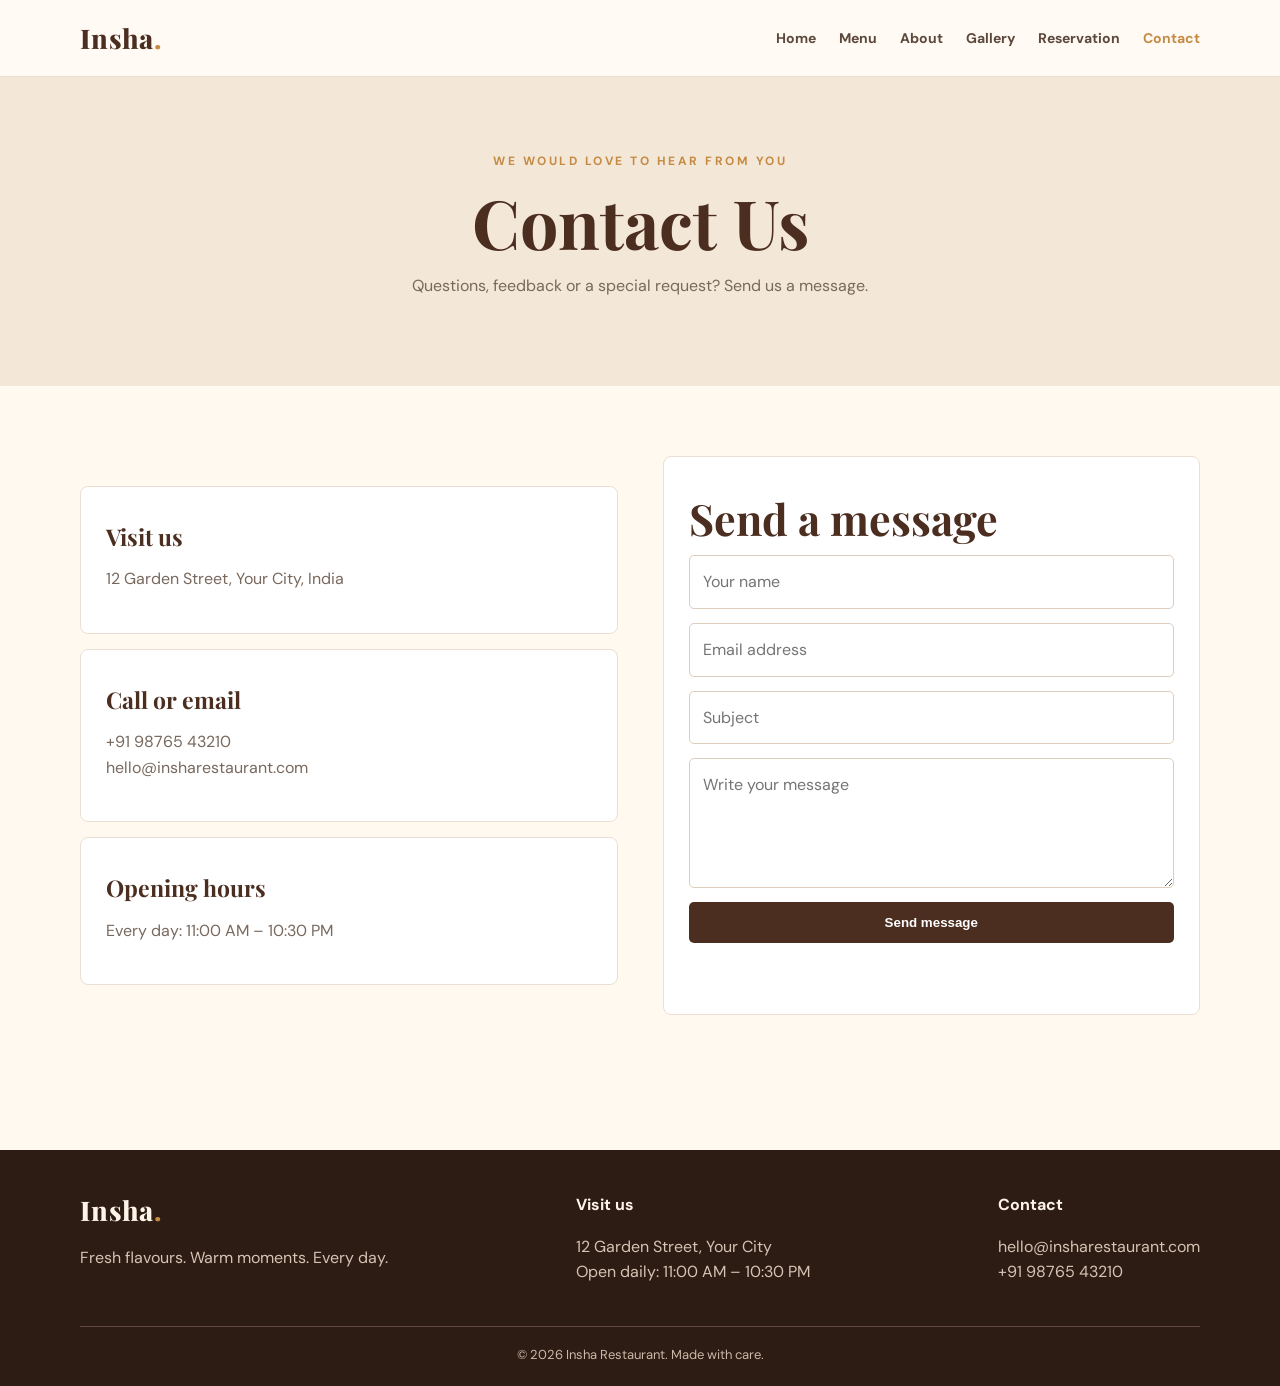
<file: contact.html>
<!DOCTYPE html><html lang="en"><head><meta charset="UTF-8"><meta name="viewport" content="width=device-width, initial-scale=1.0"><title>Contact | Insha Restaurant</title><link rel="stylesheet" href="style.css"></head><body><header><div class="container nav"><a class="logo" href="index.html">Insha<span>.</span></a>
    <button class="menu-toggle" aria-label="Open menu">☰</button><nav><a class="" href="index.html">Home</a><a class="" href="menu.html">Menu</a><a class="" href="about.html">About</a><a class="" href="gallery.html">Gallery</a><a class="" href="reservation.html">Reservation</a><a class="active" href="contact.html">Contact</a></nav></div></header>
<main><section class="page-hero"><div class="container"><div class="eyebrow">We would love to hear from you</div><h1>Contact Us</h1><p>Questions, feedback or a special request? Send us a message.</p></div></section>
<section class="section"><div class="container split"><div><div class="info-box"><h3>Visit us</h3><p>12 Garden Street, Your City, India</p></div><div class="info-box"><h3>Call or email</h3><p>+91 98765 43210<br>hello@insharestaurant.com</p></div><div class="info-box"><h3>Opening hours</h3><p>Every day: 11:00 AM – 10:30 PM</p></div></div>
<div class="info-box"><h2>Send a message</h2><form data-demo><input required placeholder="Your name"><input required type="email" placeholder="Email address"><input placeholder="Subject"><textarea required placeholder="Write your message"></textarea><button class="btn" type="submit">Send message</button><p class="form-message" role="status"></p></form></div></div></section></main>
<footer><div class="container"><div class="foot"><div><a class="logo" href="index.html">Insha<span>.</span></a><p>Fresh flavours. Warm moments. Every day.</p></div><div><strong>Visit us</strong><p>12 Garden Street, Your City<br>Open daily: 11:00 AM – 10:30 PM</p></div><div><strong>Contact</strong><p>hello@insharestaurant.com<br>+91 98765 43210</p></div></div><div class="copyright">© 2026 Insha Restaurant. Made with care.</div></div></footer><script src="script.js"></script></body></html>
</file>
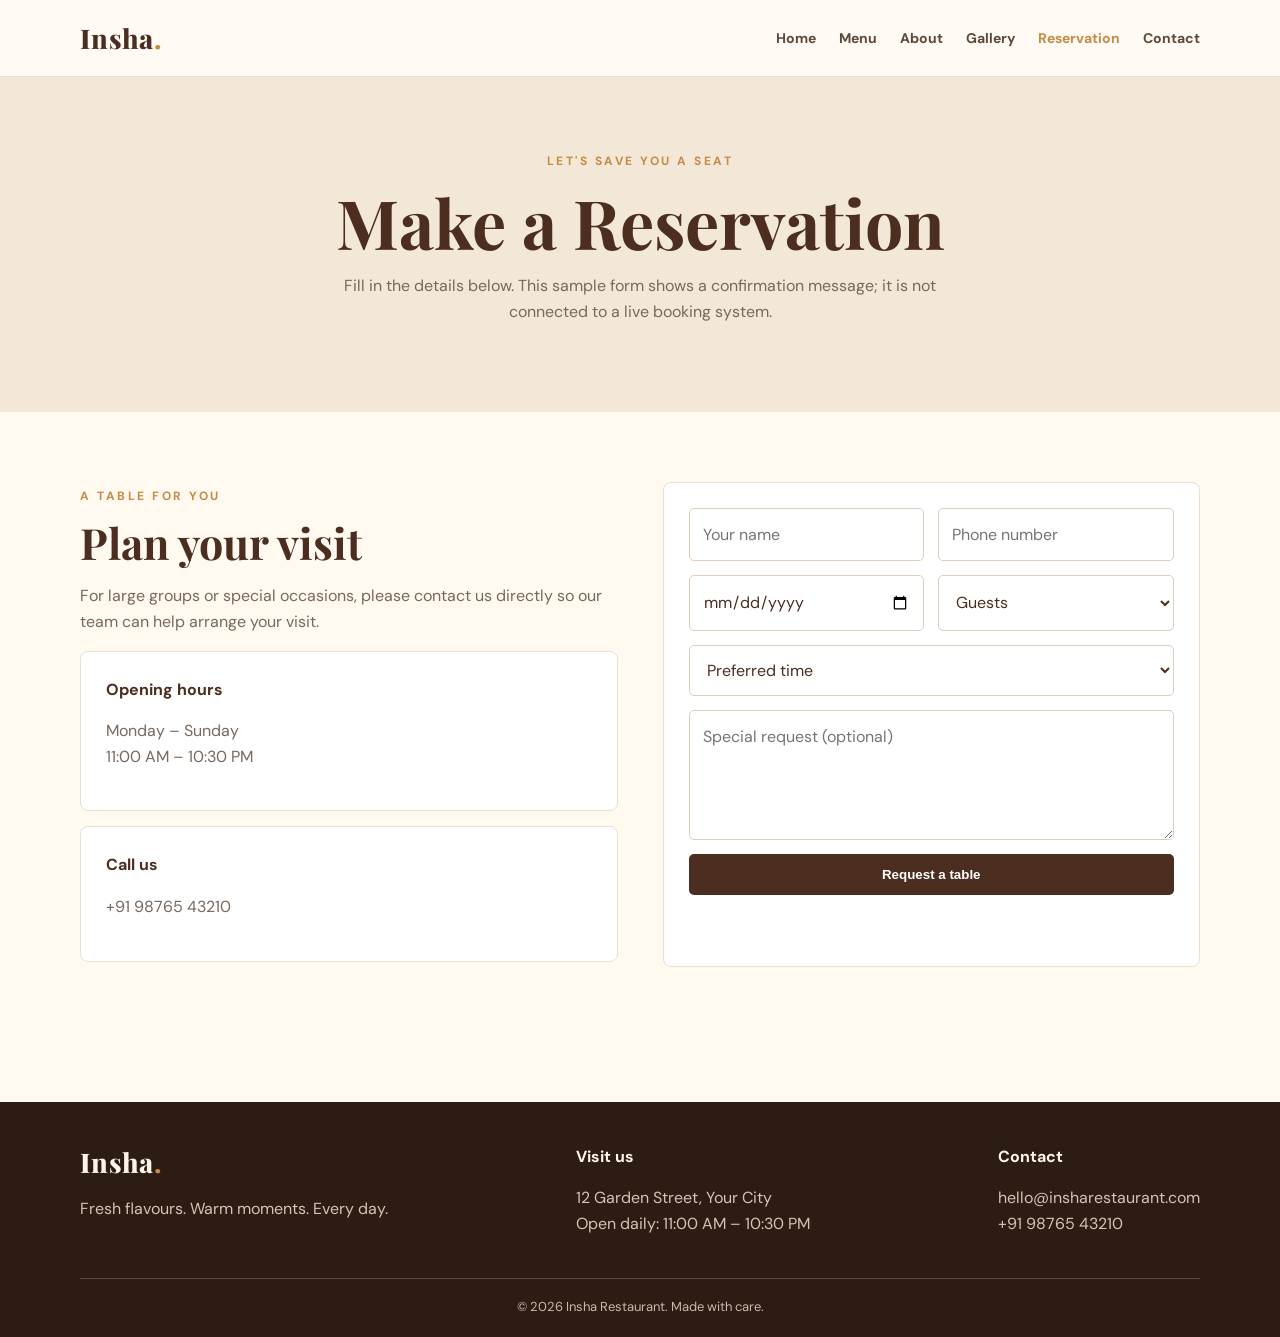
<file: reservation.html>
<!DOCTYPE html><html lang="en"><head><meta charset="UTF-8"><meta name="viewport" content="width=device-width, initial-scale=1.0"><title>Reservation | Insha Restaurant</title><link rel="stylesheet" href="style.css"></head><body><header><div class="container nav"><a class="logo" href="index.html">Insha<span>.</span></a>
    <button class="menu-toggle" aria-label="Open menu">☰</button><nav><a class="" href="index.html">Home</a><a class="" href="menu.html">Menu</a><a class="" href="about.html">About</a><a class="" href="gallery.html">Gallery</a><a class="active" href="reservation.html">Reservation</a><a class="" href="contact.html">Contact</a></nav></div></header>
<main><section class="page-hero"><div class="container"><div class="eyebrow">Let's save you a seat</div><h1>Make a Reservation</h1><p>Fill in the details below. This sample form shows a confirmation message; it is not connected to a live booking system.</p></div></section>
<section class="section"><div class="container split"><div><div class="eyebrow">A table for you</div><h2>Plan your visit</h2><p>For large groups or special occasions, please contact us directly so our team can help arrange your visit.</p><div class="info-box"><strong>Opening hours</strong><p>Monday – Sunday<br>11:00 AM – 10:30 PM</p></div><div class="info-box"><strong>Call us</strong><p>+91 98765 43210</p></div></div>
<div class="info-box"><form data-demo><div class="form-grid"><input required placeholder="Your name"><input required type="tel" placeholder="Phone number"></div><div class="form-grid"><input required type="date"><select required><option value="">Guests</option><option>1 guest</option><option>2 guests</option><option>3 guests</option><option>4 guests</option><option>5+ guests</option></select></div><select required><option value="">Preferred time</option><option>12:00 PM</option><option>1:00 PM</option><option>6:00 PM</option><option>7:00 PM</option><option>8:00 PM</option></select><textarea placeholder="Special request (optional)"></textarea><button class="btn" type="submit">Request a table</button><p class="form-message" role="status"></p></form></div></div></section></main>
<footer><div class="container"><div class="foot"><div><a class="logo" href="index.html">Insha<span>.</span></a><p>Fresh flavours. Warm moments. Every day.</p></div><div><strong>Visit us</strong><p>12 Garden Street, Your City<br>Open daily: 11:00 AM – 10:30 PM</p></div><div><strong>Contact</strong><p>hello@insharestaurant.com<br>+91 98765 43210</p></div></div><div class="copyright">© 2026 Insha Restaurant. Made with care.</div></div></footer><script src="script.js"></script></body></html>
</file>
<file: style.css>
@import url('https://fonts.googleapis.com/css2?family=DM+Sans:wght@400;500;600;700&family=Playfair+Display:wght@600;700;800&display=swap');
:root{--cream:#fff9f0;--brown:#4b2e20;--gold:#c58b45;--muted:#78685d;--white:#fff;--line:#eadfD2}
*{box-sizing:border-box}html{scroll-behavior:smooth}body{margin:0;background:var(--cream);color:var(--brown);font-family:'DM Sans',sans-serif;line-height:1.6}
a{color:inherit;text-decoration:none}.container{width:min(1120px,92%);margin:auto}
header{background:#fffaf4eF;position:sticky;top:0;z-index:10;border-bottom:1px solid var(--line);backdrop-filter:blur(10px)}
.nav{min-height:76px;display:flex;align-items:center;justify-content:space-between;gap:20px}.logo{font:800 27px 'Playfair Display',serif;letter-spacing:.3px}.logo span{color:var(--gold)}
nav{display:flex;gap:23px;align-items:center}nav a{font-size:14px;font-weight:700;color:#5d493c}nav a:hover,nav a.active{color:var(--gold)}
.menu-toggle{display:none;border:0;background:var(--brown);color:white;padding:9px 13px;border-radius:8px;font-size:18px}
.btn{display:inline-block;background:var(--brown);color:white;padding:13px 22px;border-radius:5px;font-weight:700;border:0;cursor:pointer}.btn:hover{background:var(--gold);color:#24160f}.btn.light{background:var(--gold);color:#24160f}
.hero{min-height:560px;display:grid;grid-template-columns:1.05fr .95fr;align-items:center;gap:35px;padding:65px 0}
.eyebrow{color:var(--gold);font-size:12px;font-weight:700;letter-spacing:2.5px;text-transform:uppercase}
h1,h2,h3{font-family:'Playfair Display',serif;line-height:1.15;margin:12px 0}h1{font-size:clamp(42px,6vw,68px)}h2{font-size:clamp(30px,4vw,43px)}h3{font-size:23px}
p{color:var(--muted)}.hero p{font-size:17px;max-width:520px}.hero-img{height:440px;width:100%;object-fit:cover;border-radius:48% 48% 8px 8px}
.section{padding:70px 0}.section-head{text-align:center;max-width:650px;margin:0 auto 35px}.cards{display:grid;grid-template-columns:repeat(3,1fr);gap:22px}
.card{background:white;border:1px solid var(--line);border-radius:10px;overflow:hidden;box-shadow:0 8px 25px #4b2e2010}.card img{width:100%;height:220px;object-fit:cover;display:block}.card-body{padding:20px}.price{color:var(--gold);font-weight:700}
.split{display:grid;grid-template-columns:1fr 1fr;gap:45px;align-items:center}.split img{width:100%;height:390px;object-fit:cover;border-radius:10px}
.banner{padding:70px 20px;text-align:center;background:linear-gradient(#2b1b15a8,#2b1b15a8),url('https://images.unsplash.com/photo-1414235077428-338989a2e8c0?auto=format&fit=crop&w=1600&q=85') center/cover;color:white}.banner p{color:#f5e9dc}
.page-hero{padding:75px 0;text-align:center;background:#f3e7d8}.page-hero p{max-width:650px;margin:12px auto}
.gallery{display:grid;grid-template-columns:repeat(3,1fr);gap:15px}.gallery img{width:100%;height:260px;object-fit:cover;border-radius:8px}
form{display:grid;gap:14px}input,textarea,select{width:100%;padding:13px;border:1px solid #ddcdbb;border-radius:5px;background:white;font:inherit;color:var(--brown)}textarea{min-height:130px;resize:vertical}.form-grid{display:grid;grid-template-columns:1fr 1fr;gap:14px}
.info-box{background:white;padding:25px;border:1px solid var(--line);border-radius:8px;margin-bottom:15px}
footer{background:#2d1c14;color:#fff4e8;padding:42px 0 20px;margin-top:50px}footer p{color:#d5c3b4}footer .foot{display:flex;justify-content:space-between;gap:30px;flex-wrap:wrap}.copyright{text-align:center;border-top:1px solid #624b3e;margin-top:25px;padding-top:18px;color:#cbb8a8;font-size:13px}
@media(max-width:760px){.menu-toggle{display:block}nav{display:none;position:absolute;top:76px;left:0;right:0;background:#fffaf4;padding:20px;flex-direction:column;border-bottom:1px solid var(--line)}nav.open{display:flex}.hero,.split{grid-template-columns:1fr}.hero{padding:40px 0}.hero-img{height:320px}.cards{grid-template-columns:1fr 1fr}.gallery{grid-template-columns:1fr 1fr}.form-grid{grid-template-columns:1fr}}
@media(max-width:480px){.cards,.gallery{grid-template-columns:1fr}.gallery img{height:230px}}
</file>
